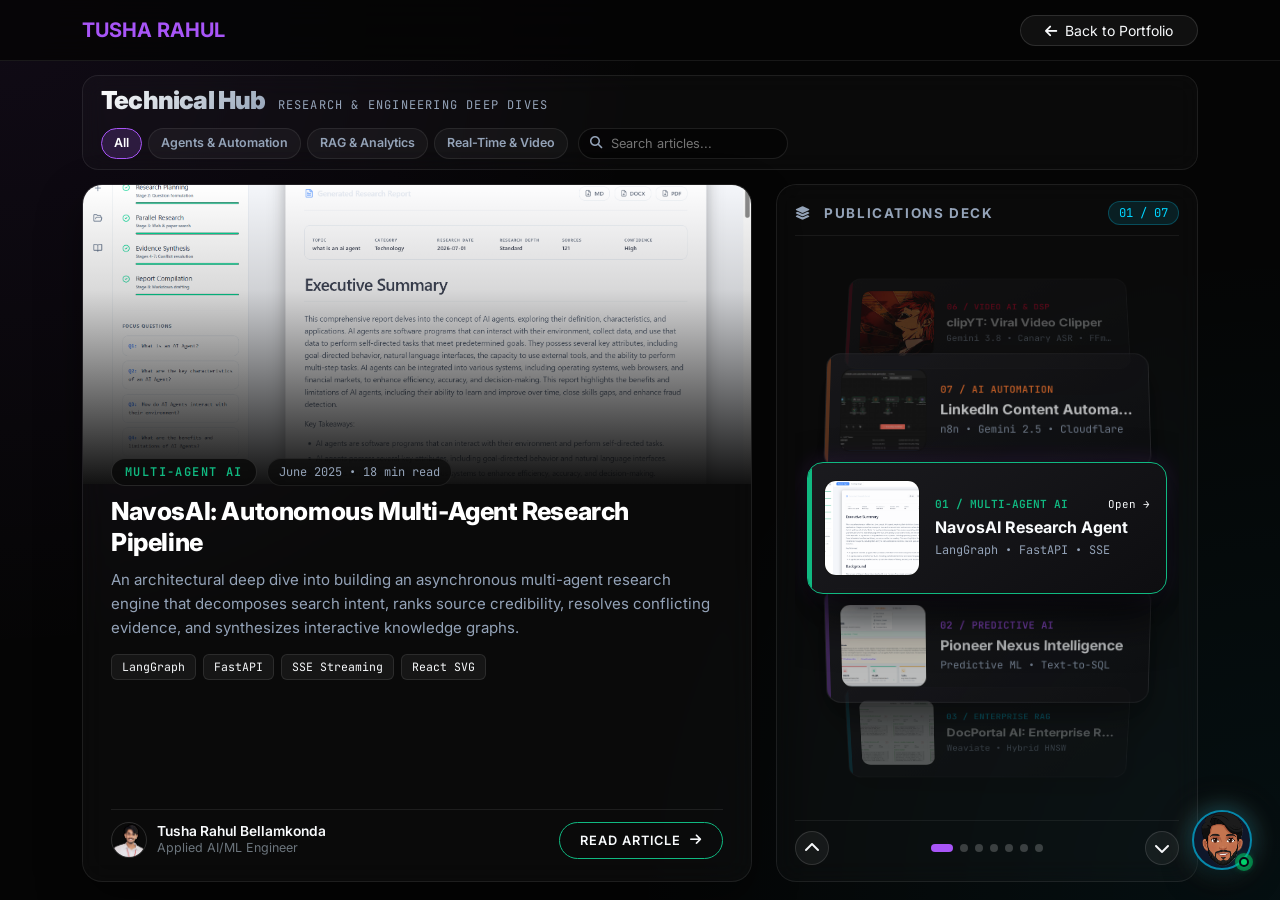
<file: articles.html>
<!DOCTYPE html>
<html lang="en">

<head>
    <meta charset="utf-8">
    <title>Technical Articles | Tusha Rahul</title>
    <meta name="viewport" content="width=device-width, initial-scale=1.0">
    <link rel="icon" type="image/x-icon" href="img/logo.png">

    <!-- Google Fonts -->
    <link
        href="https://fonts.googleapis.com/css2?family=Inter:wght@300;400;500;600;700;800;900&family=JetBrains+Mono:wght@300;400;500;600&display=swap"
        rel="stylesheet">

    <!-- Font Awesome -->
    <link href="https://cdnjs.cloudflare.com/ajax/libs/font-awesome/6.4.0/css/all.min.css" rel="stylesheet">

    <!-- Bootstrap CSS -->
    <link href="https://cdn.jsdelivr.net/npm/bootstrap@5.3.3/dist/css/bootstrap.min.css" rel="stylesheet">
    <!-- Chatbot Stylesheet -->
    <link rel="stylesheet" href="css/chatbot.css">

    <style>
        :root {
            --primary-bg: #050505;
            --secondary-bg: #0a0a0a;
            --text-primary: #f8fafc;
            --text-secondary: #94a3b8;
            --accent-purple: #a855f7;
            --accent-cyan: #00d4ff;
            --accent-orange: #ff7a30;
            --card-bg: rgba(255, 255, 255, 0.025);
            --card-border: rgba(255, 255, 255, 0.08);
            --transition: all 0.35s cubic-bezier(0.22, 1, 0.36, 1);
            --border-radius: 20px;
        }

        html,
        body {
            height: 100vh;
            max-height: 100vh;
            overflow: hidden;
            margin: 0;
            padding: 0;
            scroll-behavior: smooth;
        }

        body {
            font-family: 'Inter', sans-serif;
            color: var(--text-primary);
            background-color: var(--primary-bg);
            background-image:
                radial-gradient(circle at 0% 0%, rgba(168, 85, 247, 0.07) 0%, transparent 42%),
                radial-gradient(circle at 100% 100%, rgba(0, 212, 255, 0.05) 0%, transparent 42%);
            display: flex;
            flex-direction: column;
        }

        /* Compact Top Navbar */
        .navbar {
            background-color: rgba(5, 5, 5, 0.85);
            -webkit-backdrop-filter: blur(20px);
            backdrop-filter: blur(20px);
            border-bottom: 1px solid var(--card-border);
            padding: 10px 0;
            flex-shrink: 0;
            z-index: 100;
        }

        .nav-btn {
            background: rgba(255, 255, 255, 0.05);
            border: 1px solid rgba(255, 255, 255, 0.12);
            color: var(--text-primary);
            transition: var(--transition);
        }

        .nav-btn:hover {
            background: rgba(255, 255, 255, 0.12);
            border-color: rgba(255, 255, 255, 0.25);
            color: #ffffff;
            transform: translateY(-1px);
        }

        /* Single-Screen Workspace Container */
        .hub-viewport {
            flex: 1;
            display: flex;
            flex-direction: column;
            min-height: 0;
            padding-top: 14px;
            padding-bottom: 18px;
        }

        /* Compact Header + Filter Strip */
        .hub-topbar {
            display: flex;
            justify-content: space-between;
            align-items: center;
            flex-wrap: wrap;
            gap: 12px;
            margin-bottom: 14px;
            padding: 10px 18px;
            background: var(--card-bg);
            border: 1px solid var(--card-border);
            border-radius: 16px;
            backdrop-filter: blur(12px);
            flex-shrink: 0;
        }

        .hub-title-group {
            display: flex;
            align-items: baseline;
            gap: 12px;
        }

        .page-title {
            font-size: 1.55rem;
            font-weight: 900;
            margin: 0;
            letter-spacing: -0.8px;
            background: linear-gradient(135deg, #fff 0%, #94a3b8 100%);
            -webkit-background-clip: text;
            -webkit-text-fill-color: transparent;
        }

        .page-subtitle {
            font-family: 'JetBrains Mono', monospace;
            color: var(--text-secondary);
            font-size: 0.75rem;
            text-transform: uppercase;
            letter-spacing: 1.2px;
        }

        .hub-controls-right {
            display: flex;
            align-items: center;
            gap: 10px;
            flex-wrap: wrap;
        }

        .filter-pills {
            display: flex;
            gap: 6px;
            flex-wrap: wrap;
        }

        .filter-pill {
            background: rgba(255, 255, 255, 0.04);
            border: 1px solid rgba(255, 255, 255, 0.08);
            color: var(--text-secondary);
            font-size: 0.78rem;
            font-weight: 600;
            padding: 5px 12px;
            border-radius: 50px;
            cursor: pointer;
            transition: var(--transition);
        }

        .filter-pill:hover {
            color: #fff;
            border-color: rgba(255, 255, 255, 0.22);
        }

        .filter-pill.active {
            background: rgba(168, 85, 247, 0.18);
            border-color: var(--accent-purple);
            color: #fff;
        }

        .hub-search-wrap {
            position: relative;
            width: 210px;
        }

        .hub-search-wrap i {
            position: absolute;
            left: 12px;
            top: 50%;
            transform: translateY(-50%);
            color: var(--text-secondary);
            font-size: 0.78rem;
        }

        .hub-search-input {
            width: 100%;
            background: rgba(0, 0, 0, 0.45);
            border: 1px solid rgba(255, 255, 255, 0.1);
            border-radius: 50px;
            padding: 5px 12px 5px 32px;
            color: var(--text-primary);
            font-size: 0.8rem;
            outline: none;
            transition: var(--transition);
        }

        .hub-search-input:focus {
            border-color: var(--accent-cyan);
        }

        /* Main Two-Column Grid Filling Remaining Height */
        .hub-split-grid {
            flex: 1;
            min-height: 0;
            display: grid;
            grid-template-columns: 1.35fr 0.85fr;
            gap: 24px;
            align-items: stretch;
        }

        /* LEFT PANE: Featured Article Card */
        .featured-article {
            background: var(--card-bg);
            border: 1px solid var(--card-border);
            border-radius: var(--border-radius);
            overflow: hidden;
            transition: var(--transition);
            cursor: pointer;
            height: 100%;
            box-shadow: 0 18px 45px rgba(0, 0, 0, 0.4);
            display: flex;
            flex-direction: column;
            backdrop-filter: blur(14px);
        }

        .featured-article:hover {
            border-color: var(--card-accent, var(--accent-purple));
            box-shadow: 0 22px 55px rgba(0, 0, 0, 0.55);
        }

        #featured-content {
            display: flex;
            flex-direction: column;
            height: 100%;
            transition: opacity 0.18s ease, transform 0.18s ease;
        }

        #featured-content.fade-out {
            opacity: 0;
            transform: translateY(6px);
        }

        .featured-img-wrapper {
            width: 100%;
            flex: 0 0 43%;
            min-height: 170px;
            overflow: hidden;
            position: relative;
        }

        .featured-img-wrapper::after {
            content: '';
            position: absolute;
            inset: 0;
            background: linear-gradient(to top, rgba(5, 5, 5, 0.95) 0%, rgba(5, 5, 5, 0.15) 65%, transparent 100%);
            z-index: 1;
        }

        .featured-img {
            width: 100%;
            height: 100%;
            object-fit: cover;
            transition: transform 0.5s ease;
        }

        .featured-article:hover .featured-img {
            transform: scale(1.03);
        }

        .featured-content-body {
            padding: 22px 28px 22px;
            flex: 1;
            display: flex;
            flex-direction: column;
            position: relative;
            z-index: 2;
            margin-top: -48px;
            min-height: 0;
        }

        .featured-meta-row {
            display: flex;
            align-items: center;
            gap: 10px;
            margin-bottom: 10px;
        }

        .category-tag {
            font-family: 'JetBrains Mono', monospace;
            font-size: 0.75rem;
            font-weight: 600;
            text-transform: uppercase;
            letter-spacing: 1.4px;
            background: rgba(10, 10, 10, 0.88);
            padding: 4px 13px;
            border-radius: 50px;
            border: 1px solid rgba(255, 255, 255, 0.12);
        }

        .read-time-pill {
            font-family: 'JetBrains Mono', monospace;
            font-size: 0.75rem;
            color: var(--text-secondary);
            background: rgba(10, 10, 10, 0.75);
            padding: 4px 11px;
            border-radius: 50px;
            border: 1px solid rgba(255, 255, 255, 0.08);
        }

        .featured-title {
            font-size: 1.55rem;
            font-weight: 800;
            margin-bottom: 10px;
            line-height: 1.25;
            color: #ffffff;
            letter-spacing: -0.4px;
        }

        .featured-excerpt {
            color: var(--text-secondary);
            font-size: 0.94rem;
            margin-bottom: 14px;
            line-height: 1.6;
            overflow-y: auto;
            padding-right: 6px;
        }

        .featured-tech-row {
            display: flex;
            flex-wrap: wrap;
            gap: 7px;
            margin-bottom: 14px;
        }

        .featured-tech-pill {
            font-family: 'JetBrains Mono', monospace;
            font-size: 0.72rem;
            padding: 3px 10px;
            border-radius: 6px;
            background: rgba(255, 255, 255, 0.05);
            color: var(--text-primary);
            border: 1px solid rgba(255, 255, 255, 0.09);
        }

        .card-footer-flex {
            display: flex;
            justify-content: space-between;
            align-items: center;
            padding-top: 12px;
            border-top: 1px solid var(--card-border);
            margin-top: auto;
        }

        .author-meta {
            display: flex;
            align-items: center;
            gap: 10px;
        }

        .author-avatar {
            width: 36px;
            height: 36px;
            border-radius: 50%;
            object-fit: cover;
            border: 1.5px solid rgba(255, 255, 255, 0.14);
        }

        .author-name {
            font-weight: 600;
            font-size: 0.86rem;
            color: var(--text-primary);
            line-height: 1.2;
        }

        .read-article-btn {
            display: inline-flex;
            align-items: center;
            gap: 9px;
            padding: 8px 20px;
            background: transparent;
            border: 1.8px solid var(--card-accent, var(--accent-purple));
            color: var(--text-primary);
            text-decoration: none;
            font-weight: 600;
            text-transform: uppercase;
            letter-spacing: 0.9px;
            font-size: 0.8rem;
            border-radius: 50px;
            transition: var(--transition);
        }

        .featured-article:hover .read-article-btn {
            background: var(--card-accent, var(--accent-purple));
            color: #000;
            box-shadow: 0 8px 20px rgba(0, 0, 0, 0.35);
        }

        /* RIGHT PANE: Vertically Scrollable 3D Stacked Card Carousel */
        .vertical-deck-pane {
            background: var(--card-bg);
            border: 1px solid var(--card-border);
            border-radius: var(--border-radius);
            padding: 16px 18px;
            display: flex;
            flex-direction: column;
            height: 100%;
            min-height: 0;
            overflow: hidden;
            backdrop-filter: blur(12px);
        }

        .deck-pane-header {
            display: flex;
            justify-content: space-between;
            align-items: center;
            padding-bottom: 10px;
            border-bottom: 1px solid rgba(255, 255, 255, 0.06);
            flex-shrink: 0;
        }

        .sidebar-title {
            font-size: 0.84rem;
            font-weight: 700;
            margin: 0;
            color: var(--text-secondary);
            text-transform: uppercase;
            letter-spacing: 1.6px;
        }

        .deck-counter-badge {
            font-family: 'JetBrains Mono', monospace;
            font-size: 0.76rem;
            color: var(--accent-cyan);
            background: rgba(0, 212, 255, 0.1);
            border: 1px solid rgba(0, 212, 255, 0.25);
            padding: 2px 10px;
            border-radius: 20px;
        }

        /* 3D Vertical Carousel Stage */
        .vertical-carousel-stage {
            position: relative;
            flex: 1;
            width: 100%;
            min-height: 0;
            display: flex;
            align-items: center;
            justify-content: center;
            perspective: 1100px;
            overflow: hidden;
            cursor: ns-resize;
            user-select: none;
        }

        .v-stacked-card {
            position: absolute;
            width: 94%;
            height: 132px;
            background: linear-gradient(145deg, rgba(28, 28, 32, 0.96) 0%, rgba(14, 14, 17, 0.98) 100%);
            border: 1px solid rgba(255, 255, 255, 0.09);
            border-radius: 16px;
            padding: 14px 16px;
            display: flex;
            align-items: center;
            gap: 15px;
            box-shadow: 0 16px 38px rgba(0, 0, 0, 0.65);
            transition: transform 0.42s cubic-bezier(0.22, 1, 0.36, 1),
                opacity 0.42s ease,
                border-color 0.3s ease,
                box-shadow 0.3s ease;
            cursor: pointer;
            overflow: hidden;
        }

        .v-stacked-card::before {
            content: '';
            position: absolute;
            left: 0;
            top: 0;
            bottom: 0;
            width: 4px;
            background: var(--card-accent, var(--accent-purple));
            opacity: 0.4;
            transition: opacity 0.3s ease;
        }

        .v-stacked-card.active {
            border-color: var(--card-accent, var(--accent-purple));
            box-shadow: 0 22px 48px rgba(0, 0, 0, 0.8), 0 0 24px rgba(168, 85, 247, 0.16);
        }

        .v-stacked-card.active::before {
            opacity: 1;
        }

        .v-card-thumb {
            width: 96px;
            height: 96px;
            border-radius: 12px;
            overflow: hidden;
            flex-shrink: 0;
            border: 1px solid rgba(255, 255, 255, 0.08);
            background: #000;
        }

        .v-card-thumb img {
            width: 100%;
            height: 100%;
            object-fit: cover;
        }

        .v-card-info {
            flex: 1;
            min-width: 0;
            display: flex;
            flex-direction: column;
            justify-content: center;
        }

        .v-card-top-meta {
            display: flex;
            justify-content: space-between;
            align-items: center;
            margin-bottom: 4px;
        }

        .v-card-num {
            font-family: 'JetBrains Mono', monospace;
            font-size: 0.7rem;
            font-weight: 600;
            color: var(--card-accent, var(--accent-purple));
            text-transform: uppercase;
        }

        .v-card-open-hint {
            font-family: 'JetBrains Mono', monospace;
            font-size: 0.68rem;
            color: var(--text-secondary);
            opacity: 0;
            transition: opacity 0.25s ease;
        }

        .v-stacked-card.active .v-card-open-hint {
            opacity: 1;
            color: var(--text-primary);
        }

        .v-card-title {
            font-size: 1rem;
            font-weight: 700;
            color: var(--text-primary);
            margin: 0 0 5px 0;
            line-height: 1.3;
            white-space: nowrap;
            overflow: hidden;
            text-overflow: ellipsis;
        }

        .v-card-sub {
            font-family: 'JetBrains Mono', monospace;
            font-size: 0.74rem;
            color: var(--text-secondary);
            white-space: nowrap;
            overflow: hidden;
            text-overflow: ellipsis;
        }

        /* Bottom Vertical Controls Bar */
        .v-deck-controls {
            display: flex;
            justify-content: space-between;
            align-items: center;
            padding-top: 10px;
            border-top: 1px solid rgba(255, 255, 255, 0.06);
            flex-shrink: 0;
        }

        .v-nav-btn {
            width: 34px;
            height: 34px;
            border-radius: 50%;
            background: rgba(255, 255, 255, 0.05);
            border: 1px solid rgba(255, 255, 255, 0.12);
            color: var(--text-primary);
            display: inline-flex;
            align-items: center;
            justify-content: center;
            cursor: pointer;
            transition: var(--transition);
        }

        .v-nav-btn:hover {
            background: var(--accent-purple);
            border-color: var(--accent-purple);
            color: #000;
        }

        .v-dots {
            display: flex;
            align-items: center;
            gap: 7px;
        }

        .v-dot {
            width: 8px;
            height: 8px;
            border-radius: 50%;
            background: rgba(255, 255, 255, 0.2);
            border: none;
            padding: 0;
            cursor: pointer;
            transition: var(--transition);
        }

        .v-dot.active {
            width: 22px;
            border-radius: 10px;
            background: var(--accent-purple);
        }

        .theme-navosai {
            --card-accent: #10b981;
        }

        .theme-nexus {
            --card-accent: #a855f7;
        }

        .theme-docportal {
            --card-accent: #00d4ff;
        }

        .theme-n8n {
            --card-accent: #ff7a30;
        }

        .theme-ideate {
            --card-accent: #8b5cf6;
        }

        .theme-outreach {
            --card-accent: #ff6d5a;
        }

        .theme-clipyt {
            --card-accent: #ff0033;
        }

        /* Mobile Fallback (< 992px allows scrolling cleanly) */
        @media (max-width: 991px) {

            html,
            body {
                height: auto;
                max-height: none;
                overflow-y: auto;
            }

            .hub-split-grid {
                grid-template-columns: 1fr;
            }

            .vertical-carousel-stage {
                height: 380px;
                flex: none;
            }

            .featured-img-wrapper {
                height: 220px;
                flex: none;
            }
        }
    </style>
</head>

<body>
    <!-- Fixed Compact Navbar -->
    <nav class="navbar navbar-expand-lg navbar-dark">
        <div class="container">
            <a class="navbar-brand fw-bold" style="color: var(--accent-purple);" href="index.html">TUSHA RAHUL</a>
            <div class="ms-auto">
                <a href="index.html#articles" class="btn btn-sm rounded-pill px-4 nav-btn">
                    <i class="fas fa-arrow-left me-1"></i> Back to Portfolio
                </a>
            </div>
        </div>
    </nav>

    <!-- Single-Screen Workspace -->
    <main class="container hub-viewport">
        <!-- Top Filter & Search Bar -->
        <div class="hub-topbar">
            <div class="hub-title-group">
                <h1 class="page-title">Technical Hub</h1>
                <span class="page-subtitle d-none d-md-inline">Research &amp; Engineering Deep Dives</span>
            </div>

            <div class="hub-controls-right">
                <div class="filter-pills" id="filterPills">
                    <button type="button" class="filter-pill active" data-filter="all">All</button>
                    <button type="button" class="filter-pill" data-filter="agents">Agents &amp; Automation</button>
                    <button type="button" class="filter-pill" data-filter="rag">RAG &amp; Analytics</button>
                    <button type="button" class="filter-pill" data-filter="realtime">Real-Time &amp; Video</button>
                </div>
                <div class="hub-search-wrap">
                    <i class="fas fa-search"></i>
                    <input type="text" id="articleSearchInput" class="hub-search-input"
                        placeholder="Search articles...">
                </div>
            </div>
        </div>

        <!-- Two-Column Split View -->
        <div class="hub-split-grid">
            <!-- LEFT: Full Featured Article Preview -->
            <article class="featured-article theme-navosai" id="featured-article" onclick="openCurrentArticle()">
                <div id="featured-content">
                    <div class="featured-img-wrapper">
                        <img src="img/navosai-research-report.png" alt="Featured Article"
                            onerror="this.src='img/hero-bg.jpg'" class="featured-img" id="main-img">
                    </div>
                    <div class="featured-content-body">
                        <div class="featured-meta-row">
                            <span class="category-tag" id="main-tag" style="color: #10b981;">Multi-Agent AI</span>
                            <span class="read-time-pill" id="main-meta">June 2025 &bull; 18 min read</span>
                        </div>
                        <h2 class="featured-title" id="main-title">NavosAI: Autonomous Multi-Agent Research Pipeline
                        </h2>
                        <p class="featured-excerpt" id="main-excerpt">
                            An architectural deep dive into building an asynchronous multi-agent research engine that
                            decomposes search intent, ranks source credibility, resolves conflicting evidence, and
                            synthesizes interactive knowledge graphs.
                        </p>
                        <div class="featured-tech-row" id="main-tech"></div>
                        <div class="card-footer-flex">
                            <div class="author-meta">
                                <img src="img/logo.png" alt="Tusha Rahul" class="author-avatar">
                                <div>
                                    <div class="author-name">Tusha Rahul Bellamkonda</div>
                                    <div class="text-secondary" style="font-size: 0.78rem;">Applied AI/ML Engineer</div>
                                </div>
                            </div>
                            <a href="articles/navosai-article.html" class="read-article-btn" id="main-link"
                                onclick="event.stopPropagation()">
                                Read Article <i class="fas fa-arrow-right"></i>
                            </a>
                        </div>
                    </div>
                </div>
            </article>

            <!-- RIGHT: Vertically Scrollable 3D Stacked Carousel -->
            <aside class="vertical-deck-pane">
                <div class="deck-pane-header">
                    <h2 class="sidebar-title"><i class="fas fa-layer-group me-2"></i> Publications Deck</h2>
                    <span class="deck-counter-badge" id="deckCounter">01 / 07</span>
                </div>

                <div class="vertical-carousel-stage" id="verticalDeckStage" tabindex="0"
                    aria-label="Scrollable articles deck">
                    <!-- Vertically stacked cards injected dynamically -->
                </div>

                <div class="v-deck-controls">
                    <button type="button" class="v-nav-btn" id="vPrevBtn" aria-label="Previous Article"
                        title="Previous (Up Arrow)">
                        <i class="fas fa-chevron-up"></i>
                    </button>
                    <div class="v-dots" id="vDots"></div>
                    <button type="button" class="v-nav-btn" id="vNextBtn" aria-label="Next Article"
                        title="Next (Down Arrow)">
                        <i class="fas fa-chevron-down"></i>
                    </button>
                </div>
            </aside>
        </div>
    </main>

    <script>
        const articles = [
            {
                id: 'navosai',
                category: 'agents',
                tag: 'Multi-Agent AI',
                meta: 'June 2025 • 18 min read',
                title: 'NavosAI: Autonomous Multi-Agent Research Pipeline',
                shortTitle: 'NavosAI Research Agent',
                subtitle: 'LangGraph • FastAPI • SSE',
                excerpt: 'An architectural deep dive into building an asynchronous multi-agent research engine that decomposes search intent, ranks source credibility, resolves conflicting evidence, and synthesizes interactive knowledge graphs.',
                img: 'img/navosai-research-report.png',
                fallbackImg: 'img/hero-bg.jpg',
                link: 'articles/navosai-article.html',
                theme: 'theme-navosai',
                color: '#10b981',
                tech: ['LangGraph', 'FastAPI', 'SSE Streaming', 'React SVG']
            },
            {
                id: 'nexus',
                category: 'rag',
                tag: 'Predictive AI',
                meta: 'March 2025 • 12 min read',
                title: 'Pioneer Nexus: Transforming Pharmaceutical Intelligence',
                shortTitle: 'Pioneer Nexus Intelligence',
                subtitle: 'Predictive ML • Text-to-SQL',
                excerpt: 'Building an end-to-end pharmaceutical analytics platform combining ML-based sales forecasting, demand-expiry matching, and a natural-language Text-to-SQL copilot over PostgreSQL.',
                img: 'img/pioneer-nexus-pred-analytics-cover.png',
                fallbackImg: 'img/hero-bg.jpg',
                link: 'articles/pioneer-nexus-article.html',
                theme: 'theme-nexus',
                color: '#a855f7',
                tech: ['PostgreSQL', 'FastAPI', 'Gemini 2.5', 'Meta Prophet']
            },
            {
                id: 'docportal',
                category: 'rag',
                tag: 'Enterprise RAG',
                meta: 'April 2025 • 15 min read',
                title: 'DocPortal AI: Multi-Tenant Document Intelligence',
                shortTitle: 'DocPortal AI: Enterprise RAG',
                subtitle: 'Weaviate • Hybrid HNSW',
                excerpt: 'Architecting a secure, multi-tenant RAG platform enabling cross-document querying with hybrid HNSW vector search, async ingestion pipelines, and multi-LLM orchestration.',
                img: 'img/docportal-projects-page.png',
                fallbackImg: 'img/hero-bg.jpg',
                link: 'articles/docportal-article.html',
                theme: 'theme-docportal',
                color: '#00d4ff',
                tech: ['Weaviate', 'FastAPI', 'React', 'Hybrid Search']
            },
            {
                id: 'ideate',
                category: 'realtime',
                tag: 'Embedded AI Teammate',
                meta: 'June 2025 • 14 min read',
                title: 'Ideate: Real-Time Idea Incubation with Embedded AI',
                shortTitle: 'Ideate: AI Collaboration',
                subtitle: 'Supabase • NVIDIA NIM 550B',
                excerpt: 'Turning early brainstorms into execution-ready ventures using React 18, Supabase Realtime, rolling semantic memory, private OTR drawers, and NVIDIA NIM streaming.',
                img: 'https://raw.githubusercontent.com/Rahul6158/Ideate/main/ideate-screenshots/collaborative-idea-space.png',
                fallbackImg: 'img/hero-bg.jpg',
                link: 'articles/ideate-article.html',
                theme: 'theme-ideate',
                color: '#8b5cf6',
                tech: ['React 18', 'Supabase', 'NVIDIA NIM', 'SSE']
            },
            {
                id: 'outreach',
                category: 'agents',
                tag: 'Agentic Automation',
                meta: 'July 2025 • 11 min read',
                title: 'Autonomous AI Cold Outreach Agent',
                shortTitle: 'AI Cold Outreach Agent',
                subtitle: 'n8n • Ollama LLaMA 3.2',
                excerpt: 'End-to-end automated cold email pipeline combining zero-cost local Ollama inference, live Tavily corporate intelligence, Gmail dispatch, and real-time WhatsApp delivery alerts.',
                img: 'https://raw.githubusercontent.com/Rahul6158/n8n-ai-cold-outreach-agent/main/screenshots/workflow-scrreenshot.jpeg',
                fallbackImg: 'img/n8n-linkedin-post-generator.png',
                link: 'articles/cold-outreach-agent.html',
                theme: 'theme-outreach',
                color: '#ff6d5a',
                tech: ['n8n', 'Ollama', 'Tavily API', 'WhatsApp']
            },
            {
                id: 'clipyt',
                category: 'realtime',
                tag: 'Video AI & DSP',
                meta: 'August 2025 • 12 min read',
                title: 'clipYT: Standalone AI Viral Shorts & Reels Clipper',
                shortTitle: 'clipYT: Viral Video Clipper',
                subtitle: 'Gemini 3.8 • Canary ASR • FFmpeg',
                excerpt: 'Solving the widescreen peephole problem and subtitle clipping with dual-layer blurred backdrops, word-burst caption chunking, and NVIDIA Canary speech-to-text.',
                img: 'img/hero-bg.jpg',
                fallbackImg: 'img/hero-bg.jpg',
                link: 'articles/clipyt-article.html',
                theme: 'theme-clipyt',
                color: '#ff0033',
                tech: ['FastAPI', 'Gemini 3.8', 'Canary ASR', 'FFmpeg']
            },
            {
                id: 'n8n',
                category: 'agents',
                tag: 'AI Automation',
                meta: 'May 2025 • 10 min read',
                title: 'Autonomous AI LinkedIn Content Engine',
                shortTitle: 'LinkedIn Content Automation',
                subtitle: 'n8n • Gemini 2.5 • Cloudflare',
                excerpt: 'How I architected an end-to-end autonomous LinkedIn workflow combining market research, tone-matched copywriting, Cloudflare Workers SDXL visuals, and scheduled publishing.',
                img: 'img/n8n-linkedin-post-generator.png',
                fallbackImg: 'img/hero-bg.jpg',
                link: 'articles/linkedin-automation.html',
                theme: 'theme-n8n',
                color: '#ff7a30',
                tech: ['n8n', 'Gemini 2.5', 'Cloudflare Workers', 'Docker']
            }
        ];

        let activeFilter = 'all';
        let searchQuery = '';
        let activeIdx = 0;

        function getVisibleArticles() {
            return articles.filter(a => {
                const matchesCat = activeFilter === 'all' || a.category === activeFilter;
                const q = searchQuery.toLowerCase();
                const matchesSearch = !q ||
                    a.title.toLowerCase().includes(q) ||
                    a.excerpt.toLowerCase().includes(q) ||
                    a.tech.some(t => t.toLowerCase().includes(q));
                return matchesCat && matchesSearch;
            });
        }

        function buildDeckDOM() {
            const stage = document.getElementById('verticalDeckStage');
            const dotsEl = document.getElementById('vDots');
            const visible = getVisibleArticles();

            if (visible.length === 0) {
                stage.innerHTML = `<div class="text-secondary text-center px-3">No matching articles found.</div>`;
                dotsEl.innerHTML = '';
                document.getElementById('deckCounter').textContent = '00 / 00';
                return;
            }

            if (activeIdx >= visible.length) activeIdx = 0;

            stage.innerHTML = visible.map((item, idx) => `
                <div class="v-stacked-card ${item.theme}" data-idx="${idx}" onclick="handleVCardClick(${idx})">
                    <div class="v-card-thumb">
                        <img src="${item.img}" onerror="this.src='${item.fallbackImg}'" alt="${item.shortTitle}" loading="lazy">
                    </div>
                    <div class="v-card-info">
                        <div class="v-card-top-meta">
                            <span class="v-card-num">0${idx + 1} / ${item.tag}</span>
                            <span class="v-card-open-hint">Open &rarr;</span>
                        </div>
                        <h3 class="v-card-title">${item.shortTitle}</h3>
                        <div class="v-card-sub">${item.subtitle}</div>
                    </div>
                </div>
            `).join('');

            dotsEl.innerHTML = visible.map((_, idx) => `
                <button type="button" class="v-dot" data-idx="${idx}" onclick="selectVerticalCard(${idx})" aria-label="Article ${idx + 1}"></button>
            `).join('');

            updateVerticalPositions(true);
        }

        function updateVerticalPositions(instant = false) {
            const visible = getVisibleArticles();
            const total = visible.length;
            if (total === 0) return;

            const cards = document.querySelectorAll('#verticalDeckStage .v-stacked-card');
            const dots = document.querySelectorAll('#vDots .v-dot');

            cards.forEach((card, i) => {
                card.classList.remove('active');
                let diff = i - activeIdx;

                // Wrap-around support for smooth infinite vertical looping
                if (total > 2) {
                    if (diff > Math.floor(total / 2)) diff -= total;
                    if (diff < -Math.floor(total / 2)) diff += total;
                }

                if (diff === 0) {
                    card.classList.add('active');
                    card.style.transform = 'translateY(0px) scale(1) rotateX(0deg)';
                    card.style.zIndex = 20;
                    card.style.opacity = 1;
                    card.style.pointerEvents = 'auto';
                } else if (diff === 1) {
                    card.style.transform = 'translateY(118px) scale(0.9) rotateX(-10deg)';
                    card.style.zIndex = 12;
                    card.style.opacity = 0.72;
                    card.style.pointerEvents = 'auto';
                } else if (diff === -1) {
                    card.style.transform = 'translateY(-118px) scale(0.9) rotateX(10deg)';
                    card.style.zIndex = 12;
                    card.style.opacity = 0.72;
                    card.style.pointerEvents = 'auto';
                } else if (diff === 2) {
                    card.style.transform = 'translateY(205px) scale(0.78) rotateX(-18deg)';
                    card.style.zIndex = 5;
                    card.style.opacity = 0.3;
                    card.style.pointerEvents = 'auto';
                } else if (diff === -2) {
                    card.style.transform = 'translateY(-205px) scale(0.78) rotateX(18deg)';
                    card.style.zIndex = 5;
                    card.style.opacity = 0.3;
                    card.style.pointerEvents = 'auto';
                } else {
                    card.style.transform = 'translateY(0px) scale(0.65)';
                    card.style.zIndex = 1;
                    card.style.opacity = 0;
                    card.style.pointerEvents = 'none';
                }
            });

            dots.forEach((dot, i) => dot.classList.toggle('active', i === activeIdx));

            const pad = (n) => String(n).padStart(2, '0');
            document.getElementById('deckCounter').textContent = `${pad(activeIdx + 1)} / ${pad(total)}`;

            syncFeaturedArticle(visible[activeIdx], instant);
        }

        function syncFeaturedArticle(data, instant = false) {
            if (!data) return;
            const container = document.getElementById('featured-content');
            if (!instant) container.classList.add('fade-out');

            setTimeout(() => {
                const mainImg = document.getElementById('main-img');
                mainImg.onerror = () => { mainImg.src = data.fallbackImg; };
                mainImg.src = data.img;

                document.getElementById('main-tag').textContent = data.tag;
                document.getElementById('main-tag').style.color = data.color;
                document.getElementById('main-meta').textContent = data.meta;
                document.getElementById('main-title').textContent = data.title;
                document.getElementById('main-excerpt').textContent = data.excerpt;
                document.getElementById('main-link').href = data.link;
                document.getElementById('main-tech').innerHTML = data.tech
                    .map(t => `<span class="featured-tech-pill">${t}</span>`)
                    .join('');

                document.getElementById('featured-article').className = 'featured-article ' + data.theme;
                container.classList.remove('fade-out');
            }, instant ? 0 : 140);
        }

        function selectVerticalCard(idx) {
            const total = getVisibleArticles().length;
            if (total === 0) return;
            activeIdx = (idx + total) % total;
            updateVerticalPositions(false);
        }

        function handleVCardClick(idx) {
            if (idx === activeIdx) {
                openCurrentArticle();
            } else {
                selectVerticalCard(idx);
            }
        }

        function openCurrentArticle() {
            const visible = getVisibleArticles();
            if (visible[activeIdx]) {
                window.location.href = visible[activeIdx].link;
            }
        }

        // Prev / Next Buttons
        document.getElementById('vPrevBtn').addEventListener('click', () => selectVerticalCard(activeIdx - 1));
        document.getElementById('vNextBtn').addEventListener('click', () => selectVerticalCard(activeIdx + 1));

        // Vertical Mouse Wheel Scrolling on Right Deck with inertia suppression
        const deckStage = document.getElementById('verticalDeckStage');
        let wheelCooldown = false;
        let vWheelTimer = null;
        let vAccumulatedDelta = 0;
        const V_WHEEL_THRESHOLD = 35;
        const V_WHEEL_COOLDOWN = 600;

        deckStage.addEventListener('wheel', (e) => {
            e.preventDefault();
            e.stopPropagation();
            const delta = e.deltaY;
            if (Math.abs(delta) < 4) return;

            vAccumulatedDelta += delta;

            if (wheelCooldown) {
                // Absorb trailing momentum events
                clearTimeout(vWheelTimer);
                vWheelTimer = setTimeout(() => {
                    wheelCooldown = false;
                    vAccumulatedDelta = 0;
                }, 140);
                return;
            }

            if (Math.abs(vAccumulatedDelta) >= V_WHEEL_THRESHOLD) {
                wheelCooldown = true;
                const dir = vAccumulatedDelta > 0 ? 1 : -1;
                vAccumulatedDelta = 0;
                selectVerticalCard(activeIdx + dir);

                clearTimeout(vWheelTimer);
                vWheelTimer = setTimeout(() => {
                    wheelCooldown = false;
                    vAccumulatedDelta = 0;
                }, V_WHEEL_COOLDOWN);
            }
        }, { passive: false });

        // Vertical Touch Swipe on Right Deck
        let touchStartY = 0;
        deckStage.addEventListener('touchstart', (e) => {
            touchStartY = e.changedTouches[0].screenY;
        }, { passive: true });
        deckStage.addEventListener('touchend', (e) => {
            const diffY = touchStartY - e.changedTouches[0].screenY;
            if (Math.abs(diffY) > 35) {
                selectVerticalCard(diffY > 0 ? activeIdx + 1 : activeIdx - 1);
            }
        }, { passive: true });

        // Keyboard Up/Down Navigation
        document.addEventListener('keydown', (e) => {
            if (document.activeElement.tagName === 'INPUT') return;
            if (e.key === 'ArrowDown') {
                e.preventDefault();
                selectVerticalCard(activeIdx + 1);
            } else if (e.key === 'ArrowUp') {
                e.preventDefault();
                selectVerticalCard(activeIdx - 1);
            } else if (e.key === 'Enter') {
                openCurrentArticle();
            }
        });

        // Category Filters
        document.querySelectorAll('.filter-pill').forEach(btn => {
            btn.addEventListener('click', () => {
                document.querySelectorAll('.filter-pill').forEach(b => b.classList.remove('active'));
                btn.classList.add('active');
                activeFilter = btn.dataset.filter;
                activeIdx = 0;
                buildDeckDOM();
            });
        });

        // Search Filter
        document.getElementById('articleSearchInput').addEventListener('input', (e) => {
            searchQuery = e.target.value.trim();
            activeIdx = 0;
            buildDeckDOM();
        });

        // Initial Render
        buildDeckDOM();
    </script>

    <!-- AI Portfolio Chatbot Floating Widget -->
    <div class="rahul-chatbot-wrapper" id="rahulChatbotWrapper">
        <!-- Floating Avatar Launcher -->
        <button id="chatbotTrigger" class="chatbot-trigger-avatar-btn" aria-label="Open Chat with RahulAI" title="Chat with RahulAI">
            <div class="chatbot-trigger-avatar-wrap">
                <img src="img/tusha-avatar.png" alt="RahulAI" class="chatbot-trigger-avatar-img" onerror="this.src='img/profile.jpeg'">
                <span class="chatbot-trigger-beacon">
                    <span class="chatbot-trigger-ping"></span>
                    <span class="chatbot-trigger-dot"></span>
                </span>
            </div>
        </button>

        <!-- Sereno-Inspired Smartphone Device Chatbot Window -->
        <div id="chatbotWindow" class="chatbot-window phone-chassis" style="display: none;" aria-hidden="true">
            <!-- Modern Corner Drag Resize Grip -->
            <div class="chatbot-resize-grip" id="chatbotResizeCorner" title="Drag to adjust window size">
                <svg width="12" height="12" viewBox="0 0 12 12" fill="none">
                    <line x1="11" y1="1" x2="1" y2="11" stroke="currentColor" stroke-width="1.5" stroke-linecap="round"/>
                    <line x1="11" y1="6" x2="6" y2="11" stroke="currentColor" stroke-width="1.5" stroke-linecap="round"/>
                </svg>
            </div>

            <!-- Outer Metallic Bezel Glow & Frame -->
            <div class="phone-inner-screen">
                <!-- Top Architectural Header: Avatar -> Name -> Online -->
                <div class="phone-app-header" id="chatbotHeader" title="Double click to expand / restore">
                    <div class="phone-header-identity">
                        <div class="header-avatar-squircle">
                            <img src="img/tusha-avatar.png" alt="RahulAI" onerror="this.src='img/profile.jpeg'">
                        </div>
                        <span class="phone-header-title">RahulAI</span>
                        <span class="header-online-status">
                            <span class="online-pulse-dot"></span>Online
                        </span>
                    </div>

                    <div class="phone-header-actions right">
                        <button type="button" id="chatbotClearBtn" class="phone-icon-btn" title="Reset Conversation" aria-label="Reset chat">
                            <i class="fas fa-rotate-right"></i>
                        </button>
                        <button type="button" id="chatbotSizeBtn" class="phone-icon-btn" title="Expand / Restore window" aria-label="Toggle size">
                            <i class="fas fa-expand" id="chatbotSizeIcon"></i>
                        </button>
                        <button type="button" id="chatbotCloseBtn" class="phone-icon-btn close-btn" title="Close" aria-label="Close chat">
                            <i class="fas fa-times"></i>
                        </button>
                    </div>
                </div>

                <!-- Messages & Content Scrollable Area -->
                <div class="phone-scroll-body" id="chatbotMessages">
                    <!-- Messages stream populated by js/chatbot.js -->
                    <div class="phone-messages-stream" id="phoneMessagesStream"></div>
                </div>

                <!-- Floating Bottom Dock (Sereno Style ⌘ Talk to me) -->
                <div class="phone-bottom-dock">
                    <form id="chatbotForm" class="phone-input-capsule" autocomplete="off">
                        <div class="phone-input-cmd-icon" title="Command">
                            <span class="cmd-symbol">&#8984;</span>
                        </div>
                        <input type="text" id="chatbotInput" class="phone-input-field" placeholder="Ask about my work, background, or stack..." maxlength="500" required>
                        <button type="submit" id="chatbotSendBtn" class="phone-send-action-btn" aria-label="Send message" title="Send">
                            <div class="soundwave-bars">
                                <span></span><span></span><span></span><span></span>
                            </div>
                            <i class="fas fa-arrow-up send-arrow-icon"></i>
                        </button>
                    </form>
                    <!-- Home Indicator Bar -->
                    <div class="phone-home-indicator"></div>
                </div>
            </div>
        </div>
    </div>

    <!-- Chatbot Script -->
    <script src="js/chatbot.js"></script>
</body>

</html>
</file>
<file: css/chatbot.css>
/* ==========================================================================
   Tusha Rahul Portfolio - Sereno Smartphone AI Twin Chatbot Stylesheet
   Designed with Apple-grade smartphone device chassis, avatar launcher,
   cosmic glassmorphism, floating Sereno-style capsule dock, and proper placement.
   ========================================================================== */

:root {
    --chat-phone-w: 430px;
    --chat-phone-h: 600px;
    --chat-accent-orange: #ff6b35;
    --chat-accent-cyan: #00d4ff;
    --chat-accent-blue: #3b82f6;
    --chat-bg-phone: #070a14;
    --chat-frame-border: rgba(255, 255, 255, 0.16);
    --chat-frame-border-glow: rgba(0, 212, 255, 0.28);
    --chat-glass-bubble: rgba(18, 25, 42, 0.72);
    --chat-text-primary: #f8fafc;
    --chat-text-secondary: #94a3b8;
    --chat-text-muted: #64748b;
    --chat-font-mono: 'JetBrains Mono', monospace;
    --chat-font-sans: 'Plus Jakarta Sans', 'Inter', -apple-system, BlinkMacSystemFont, "Segoe UI", Roboto, sans-serif;
}

/* ------------------------------------------------------------
   Chatbot Launcher Wrapper (Fixed Position Bottom Right)
   ------------------------------------------------------------ */
.rahul-chatbot-wrapper {
    position: fixed;
    bottom: 24px;
    right: 28px;
    z-index: 99999;
    font-family: var(--chat-font-sans);
    letter-spacing: -0.01em;
}

/* ------------------------------------------------------------
   Floating Avatar Launcher Button (When closed)
   ------------------------------------------------------------ */
.chatbot-trigger-avatar-btn {
    position: relative;
    width: 60px;
    height: 60px;
    border-radius: 50%;
    padding: 0;
    background: transparent;
    border: none;
    cursor: pointer;
    outline: none;
    user-select: none;
    transition: transform 0.28s cubic-bezier(0.16, 1, 0.3, 1), box-shadow 0.28s ease;
    display: inline-flex;
    align-items: center;
    justify-content: center;
}

.chatbot-trigger-avatar-wrap {
    position: relative;
    width: 100%;
    height: 100%;
    border-radius: 50%;
    background: #0f172a;
    box-shadow:
        0 12px 32px -4px rgba(0, 0, 0, 0.8),
        0 0 24px rgba(0, 212, 255, 0.35),
        0 0 40px rgba(255, 107, 53, 0.2);
}

.chatbot-trigger-avatar-img {
    width: 100%;
    height: 100%;
    border-radius: 50%;
    object-fit: cover;
    border: 2.5px solid rgba(0, 212, 255, 0.6);
    display: block;
    transition: all 0.25s ease;
}

.chatbot-trigger-avatar-btn:hover {
    transform: translateY(-3px) scale(1.08);
}

.chatbot-trigger-avatar-btn:hover .chatbot-trigger-avatar-img {
    border-color: #00d4ff;
    box-shadow: 0 0 20px rgba(0, 212, 255, 0.6);
}

.chatbot-trigger-avatar-btn:active {
    transform: translateY(0) scale(0.98);
}

/* Beacon Pulse Dot on Avatar */
.chatbot-trigger-beacon {
    position: absolute;
    bottom: 1px;
    right: 1px;
    width: 14px;
    height: 14px;
    display: flex;
    align-items: center;
    justify-content: center;
}

.chatbot-trigger-dot {
    width: 10px;
    height: 10px;
    border-radius: 50%;
    background: #00d26a;
    border: 2px solid #070a14;
    box-shadow: 0 0 8px rgba(0, 210, 106, 0.9);
    z-index: 2;
}

.chatbot-trigger-ping {
    position: absolute;
    width: 18px;
    height: 18px;
    border-radius: 50%;
    background: rgba(0, 210, 106, 0.5);
    animation: beaconPulse 2s cubic-bezier(0, 0, 0.2, 1) infinite;
    z-index: 1;
}

@keyframes beaconPulse {
    0% { transform: scale(0.6); opacity: 0.95; }
    80%, 100% { transform: scale(1.6); opacity: 0; }
}

/* Backward compatibility for text launcher if needed */
.chatbot-trigger-badge {
    display: none;
}

/* Backward compatibility for text launcher if needed */
.chatbot-trigger-btn {
    display: none;
}

/* When the phone window is active, hide the launcher */
.chatbot-trigger-avatar-btn.is-active {
    display: none !important;
}

/* ------------------------------------------------------------
   Sereno Smartphone Chassis Container (Exact Width & Height)
   ------------------------------------------------------------ */
.chatbot-window {
    position: fixed;
    bottom: 24px;
    right: 28px;
    width: var(--chat-phone-w);
    height: var(--chat-phone-h);
    max-width: calc(100vw - 32px);
    max-height: calc(100vh - 70px);
    z-index: 100000;
    font-family: var(--chat-font-sans);
    border-radius: 36px;
    background: #000000;
    /* Outer Titanium / Metallic Phone Bezel */
    border: 3.5px solid var(--chat-frame-border);
    box-shadow:
        0 28px 85px -12px rgba(0, 0, 0, 0.95),
        0 0 45px rgba(0, 212, 255, 0.18),
        0 0 65px rgba(255, 107, 53, 0.1),
        inset 0 0 0 1px rgba(255, 255, 255, 0.1);
    display: flex;
    flex-direction: column;
    overflow: hidden;
    animation: phoneEnter 0.3s cubic-bezier(0.16, 1, 0.3, 1) forwards;
    transform-origin: bottom right;
    transition: width 0.3s cubic-bezier(0.2, 0, 0, 1), height 0.3s cubic-bezier(0.2, 0, 0, 1);
}

@keyframes phoneEnter {
    from {
        opacity: 0;
        transform: translateY(20px) scale(0.93);
    }
    to {
        opacity: 1;
        transform: translateY(0) scale(1);
    }
}

/* Expanded Desktop Mode */
.chatbot-window.size-expanded {
    width: 640px;
    height: 740px;
    max-width: min(94vw, 760px);
    max-height: min(92vh, 850px);
}

/* Corner Resize Grip (Top-Left) */
.chatbot-resize-grip {
    position: absolute;
    top: 0;
    left: 0;
    width: 28px;
    height: 28px;
    cursor: nwse-resize;
    z-index: 60;
    display: flex;
    align-items: center;
    justify-content: center;
    color: rgba(255, 255, 255, 0.25);
    transition: all 0.2s ease;
    border-top-left-radius: 36px;
}

.chatbot-resize-grip:hover {
    color: var(--chat-accent-cyan);
    background: rgba(255, 255, 255, 0.08);
}

/* ------------------------------------------------------------
   Phone Inner Screen (Atmospheric Cosmic Display)
   ------------------------------------------------------------ */
.phone-inner-screen {
    position: relative;
    width: 100%;
    height: 100%;
    border-radius: 32px;
    overflow: hidden;
    display: flex;
    flex-direction: column;
    background:
        radial-gradient(circle at 50% 12%, rgba(0, 212, 255, 0.18) 0%, transparent 60%),
        radial-gradient(circle at 50% 88%, rgba(255, 107, 53, 0.13) 0%, transparent 55%),
        linear-gradient(180deg, #090d18 0%, #060912 100%);
    box-shadow: inset 0 0 30px rgba(0, 0, 0, 0.5);
}

/* ------------------------------------------------------------
   Unique Architectural Header: Avatar -> Name -> Online
   ------------------------------------------------------------ */
.phone-app-header {
    position: relative;
    display: flex;
    align-items: center;
    justify-content: space-between;
    padding: 13px 16px 13px 22px;
    background: linear-gradient(180deg, rgba(11, 16, 29, 0.96) 0%, rgba(7, 10, 20, 0.88) 100%);
    backdrop-filter: blur(20px);
    -webkit-backdrop-filter: blur(20px);
    user-select: none;
    z-index: 20;
    flex-shrink: 0;
}

/* Signature asymmetric gradient hairline along header bottom */
.phone-app-header::after {
    content: '';
    position: absolute;
    left: 18px;
    right: 18px;
    bottom: 0;
    height: 1px;
    background: linear-gradient(90deg, rgba(255, 107, 53, 0.55) 0%, rgba(0, 212, 255, 0.45) 45%, rgba(255, 255, 255, 0.06) 100%);
    pointer-events: none;
}

.phone-header-identity {
    display: flex;
    align-items: center;
    gap: 10px;
    min-width: 0;
}

/* Squircle Avatar Frame */
.header-avatar-squircle {
    width: 34px;
    height: 34px;
    border-radius: 10px;
    overflow: hidden;
    flex-shrink: 0;
    border: 1.5px solid rgba(255, 255, 255, 0.16);
    background: #0f172a;
    box-shadow: 0 4px 12px rgba(0, 0, 0, 0.45);
}

.header-avatar-squircle img {
    width: 100%;
    height: 100%;
    object-fit: cover;
    display: block;
}

/* Clean Editorial Name */
.phone-header-title {
    font-family: var(--chat-font-sans);
    font-size: 0.98rem;
    font-weight: 700;
    color: #f8fafc;
    letter-spacing: -0.02em;
    white-space: nowrap;
}

/* Monospace Inline Online Status */
.header-online-status {
    display: inline-flex;
    align-items: center;
    gap: 6px;
    padding-left: 10px;
    border-left: 1px solid rgba(255, 255, 255, 0.12);
    font-family: var(--chat-font-mono);
    font-size: 0.68rem;
    font-weight: 500;
    color: #34d399;
    letter-spacing: 0.03em;
    white-space: nowrap;
}

.online-pulse-dot {
    width: 6px;
    height: 6px;
    border-radius: 50%;
    background: #10b981;
    box-shadow: 0 0 8px rgba(16, 185, 129, 0.85);
    animation: onlineBreath 2.4s ease-in-out infinite;
    flex-shrink: 0;
}

@keyframes onlineBreath {
    0%, 100% { opacity: 1; transform: scale(1); }
    50% { opacity: 0.45; transform: scale(0.85); }
}

/* Minimal Recessed Controls Tray */
.phone-header-actions {
    display: flex;
    align-items: center;
    gap: 2px;
    padding: 3px;
    border-radius: 10px;
    background: rgba(255, 255, 255, 0.035);
    border: 1px solid rgba(255, 255, 255, 0.06);
    flex-shrink: 0;
}

.phone-icon-btn {
    width: 28px;
    height: 28px;
    border-radius: 7px;
    background: transparent;
    border: none;
    color: #94a3b8;
    display: flex;
    align-items: center;
    justify-content: center;
    cursor: pointer;
    font-size: 0.78rem;
    transition: all 0.2s cubic-bezier(0.16, 1, 0.3, 1);
}

.phone-icon-btn:hover {
    background: rgba(255, 255, 255, 0.09);
    color: #f8fafc;
}

.phone-icon-btn.close-btn:hover {
    background: rgba(239, 68, 68, 0.18);
    color: #fca5a5;
}

/* ------------------------------------------------------------
   Scrollable Conversation Body
   ------------------------------------------------------------ */
.phone-scroll-body {
    flex: 1;
    overflow-y: auto;
    overflow-x: hidden;
    padding: 16px 16px 14px;
    scroll-behavior: smooth;
    display: flex;
    flex-direction: column;
    gap: 12px;
}

.phone-scroll-body::-webkit-scrollbar {
    width: 4px;
}

.phone-scroll-body::-webkit-scrollbar-track {
    background: transparent;
}

.phone-scroll-body::-webkit-scrollbar-thumb {
    background: rgba(255, 255, 255, 0.15);
    border-radius: 99px;
}

.phone-scroll-body::-webkit-scrollbar-thumb:hover {
    background: rgba(0, 212, 255, 0.45);
}

/* ------------------------------------------------------------
   Messages Stream Styling (Obsidian Glass & Precision Formatting)
   ------------------------------------------------------------ */
.phone-messages-stream {
    display: flex;
    flex-direction: column;
    gap: 16px;
    min-height: 100%;
}

.chat-msg {
    display: flex;
    gap: 10px;
    max-width: 94%;
    animation: msgFadeIn 0.25s cubic-bezier(0.16, 1, 0.3, 1) forwards;
}

@keyframes msgFadeIn {
    from { opacity: 0; transform: translateY(8px); }
    to { opacity: 1; transform: translateY(0); }
}

.chat-msg-user {
    align-self: flex-end;
    flex-direction: row-reverse;
}

.chat-msg-bot {
    align-self: flex-start;
}

.chat-msg-avatar {
    width: 32px;
    height: 32px;
    border-radius: 50%;
    overflow: hidden;
    flex-shrink: 0;
    margin-top: 2px;
    border: 1.5px solid rgba(0, 212, 255, 0.45);
    box-shadow: 0 0 10px rgba(0, 212, 255, 0.25);
    background: #0f172a;
}

.chat-msg-avatar img {
    width: 100%;
    height: 100%;
    object-fit: cover;
}

.chat-msg-wrapper {
    display: flex;
    flex-direction: column;
    gap: 4px;
    min-width: 0;
    max-width: 100%;
}

.chat-msg-sender {
    font-size: 0.72rem;
    font-weight: 700;
    color: #94a3b8;
    letter-spacing: 0.3px;
    display: flex;
    align-items: center;
    gap: 6px;
}

.chat-msg-user .chat-msg-sender {
    text-align: right;
    justify-content: flex-end;
    color: #cbd5e1;
}

.chat-msg-bubble {
    padding: 13px 17px;
    border-radius: 18px 18px 18px 4px;
    background: rgba(13, 19, 33, 0.85);
    backdrop-filter: blur(18px);
    -webkit-backdrop-filter: blur(18px);
    border: 1px solid rgba(255, 255, 255, 0.09);
    box-shadow: 0 8px 24px -4px rgba(0, 0, 0, 0.45), inset 0 1px 0 rgba(255, 255, 255, 0.06);
    color: #e2e8f0;
    font-size: 0.86rem;
    line-height: 1.62;
    word-break: break-word;
    letter-spacing: -0.01em;
}

.chat-msg-user .chat-msg-bubble {
    border-radius: 18px 18px 4px 18px;
    background: linear-gradient(135deg, rgba(255, 107, 53, 0.22) 0%, rgba(15, 23, 42, 0.92) 100%);
    border: 1px solid rgba(255, 107, 53, 0.38);
    box-shadow: 0 8px 24px -4px rgba(255, 107, 53, 0.15);
    color: #ffffff;
}

/* Paragraphs */
.chat-msg-bubble .chat-p {
    margin: 0 0 10px 0;
    line-height: 1.62;
    color: #e2e8f0;
}

.chat-msg-bubble .chat-p:last-child {
    margin-bottom: 0;
}

/* Bold Typography */
.chat-msg-bubble strong,
.chat-msg-bubble .chat-strong {
    color: #ffffff;
    font-weight: 700;
    letter-spacing: 0.15px;
}

/* Italic Typography */
.chat-msg-bubble em,
.chat-msg-bubble .chat-em {
    color: #cbd5e1;
    font-style: italic;
}

/* Headings */
.chat-msg-bubble .chat-heading {
    color: #ffffff;
    font-weight: 700;
    margin: 12px 0 6px 0;
    letter-spacing: -0.3px;
    line-height: 1.35;
}
.chat-msg-bubble h2.chat-heading { font-size: 1.05rem; }
.chat-msg-bubble h3.chat-heading { font-size: 0.95rem; }
.chat-msg-bubble h4.chat-heading { font-size: 0.88rem; color: #38bdf8; }

/* Bullet Lists (Unordered) */
.chat-msg-bubble .chat-ul {
    margin: 10px 0;
    padding-left: 0;
    list-style: none;
    display: flex;
    flex-direction: column;
    gap: 8px;
}

.chat-msg-bubble .chat-li-ul {
    position: relative;
    padding-left: 18px;
    color: #e2e8f0;
    line-height: 1.55;
    font-size: 0.85rem;
}

.chat-msg-bubble .chat-li-ul::before {
    content: '';
    position: absolute;
    left: 4px;
    top: 8px;
    width: 6px;
    height: 6px;
    border-radius: 50%;
    background: #00d4ff;
    box-shadow: 0 0 8px rgba(0, 212, 255, 0.7);
}

/* Numbered Lists (Ordered) */
.chat-msg-bubble .chat-ol {
    margin: 10px 0;
    padding-left: 0;
    list-style: none;
    display: flex;
    flex-direction: column;
    gap: 8px;
}

.chat-msg-bubble .chat-li-ol {
    display: flex;
    align-items: flex-start;
    gap: 8px;
    color: #e2e8f0;
    line-height: 1.55;
    font-size: 0.85rem;
}

.chat-msg-bubble .chat-ol-num {
    font-family: var(--chat-font-mono);
    font-weight: 700;
    font-size: 0.78rem;
    color: #00d4ff;
    background: rgba(0, 212, 255, 0.12);
    border: 1px solid rgba(0, 212, 255, 0.28);
    border-radius: 5px;
    padding: 1px 6px;
    flex-shrink: 0;
    line-height: 1.35;
    margin-top: 2px;
}

.chat-msg-bubble .chat-ol-content {
    flex: 1;
}

/* Professional Interactive Links */
.chat-msg-bubble a.chat-link {
    display: inline-flex;
    align-items: center;
    gap: 5px;
    color: #38bdf8;
    background: rgba(56, 189, 248, 0.1);
    border: 1px solid rgba(56, 189, 248, 0.25);
    padding: 2px 8px;
    border-radius: 6px;
    text-decoration: none;
    font-weight: 500;
    font-size: 0.82rem;
    transition: all 0.2s cubic-bezier(0.16, 1, 0.3, 1);
    word-break: break-all;
    margin: 2px 2px;
    vertical-align: middle;
}

.chat-msg-bubble a.chat-link:hover {
    color: #ffffff;
    background: rgba(56, 189, 248, 0.22);
    border-color: rgba(56, 189, 248, 0.55);
    box-shadow: 0 0 12px rgba(56, 189, 248, 0.35);
    transform: translateY(-1px);
}

.chat-msg-bubble .chat-link-icon {
    font-size: 0.68rem;
    opacity: 0.85;
}

/* Blockquotes */
.chat-msg-bubble blockquote.chat-quote {
    border-left: 3px solid var(--chat-accent-orange);
    background: rgba(255, 107, 53, 0.08);
    border-radius: 0 8px 8px 0;
    padding: 8px 14px;
    margin: 10px 0;
    font-style: italic;
    color: #f8fafc;
}

/* Code Blocks & Inline Code */
.chat-msg-bubble .chat-code-card {
    background: #050811;
    border: 1px solid rgba(255, 255, 255, 0.12);
    border-radius: 8px;
    margin: 10px 0;
    overflow: hidden;
}

.chat-msg-bubble .chat-code-header {
    background: rgba(255, 255, 255, 0.04);
    padding: 4px 10px;
    border-bottom: 1px solid rgba(255, 255, 255, 0.06);
    font-family: var(--chat-font-mono);
    font-size: 0.7rem;
    color: #94a3b8;
    text-transform: uppercase;
    letter-spacing: 0.5px;
}

.chat-msg-bubble pre.chat-code-block {
    margin: 0;
    padding: 10px 12px;
    overflow-x: auto;
    background: transparent;
    border: none;
}

.chat-msg-bubble pre.chat-code-block code {
    font-family: var(--chat-font-mono);
    font-size: 0.78rem;
    color: #a5f3fc;
    line-height: 1.5;
    background: transparent;
    padding: 0;
    border: none;
}

.chat-msg-bubble code.chat-inline-code {
    font-family: var(--chat-font-mono);
    font-size: 0.8rem;
    background: rgba(255, 255, 255, 0.08);
    border: 1px solid rgba(255, 255, 255, 0.12);
    padding: 1.5px 6px;
    border-radius: 4px;
    color: #38bdf8;
}

.chat-timestamp {
    font-size: 0.64rem;
    color: #556277;
    margin-top: 2px;
}

.chat-msg-user .chat-timestamp {
    text-align: right;
}

/* Typing Preloader */
.chat-typing-preloader {
    display: inline-flex;
    align-items: center;
    gap: 4px;
    padding: 4px 6px;
}

.chat-typing-preloader span {
    width: 6px;
    height: 6px;
    border-radius: 50%;
    background: var(--chat-accent-cyan);
    opacity: 0.4;
    animation: typingBounce 1.4s infinite;
}

.chat-typing-preloader span:nth-child(2) { animation-delay: 0.2s; }
.chat-typing-preloader span:nth-child(3) { animation-delay: 0.4s; }

@keyframes typingBounce {
    0%, 80%, 100% { transform: translateY(0); opacity: 0.4; }
    40% { transform: translateY(-5px); opacity: 1; }
}

/* Streaming Typewriter Cursor */
.chat-streaming-cursor {
    display: inline-block;
    width: 6px;
    height: 13px;
    background: var(--chat-accent-cyan);
    margin-left: 2px;
    vertical-align: middle;
    border-radius: 1px;
    box-shadow: 0 0 6px var(--chat-accent-cyan);
    animation: blinkCursor 0.75s infinite;
}

@keyframes blinkCursor {
    0%, 100% { opacity: 1; }
    50% { opacity: 0; }
}

/* ------------------------------------------------------------
   Floating Capsule Input Dock (Sereno Style ⌘ Talk to me)
   ------------------------------------------------------------ */
.phone-bottom-dock {
    padding: 8px 16px 6px;
    flex-shrink: 0;
    display: flex;
    flex-direction: column;
    align-items: center;
    background: linear-gradient(180deg, transparent 0%, rgba(6, 9, 18, 0.85) 40%, #060912 100%);
    backdrop-filter: blur(12px);
    -webkit-backdrop-filter: blur(12px);
    z-index: 25;
}

.phone-input-capsule {
    width: 100%;
    height: 48px;
    border-radius: 9999px;
    background: rgba(20, 28, 46, 0.85);
    backdrop-filter: blur(20px);
    -webkit-backdrop-filter: blur(20px);
    border: 1.5px solid rgba(255, 255, 255, 0.16);
    box-shadow: 0 10px 28px rgba(0, 0, 0, 0.5), inset 0 1px 0 rgba(255, 255, 255, 0.1);
    display: flex;
    align-items: center;
    padding: 4px 6px 4px 14px;
    gap: 10px;
    transition: all 0.25s cubic-bezier(0.16, 1, 0.3, 1);
}

.phone-input-capsule:focus-within {
    border-color: rgba(0, 212, 255, 0.6);
    background: rgba(22, 32, 54, 0.95);
    box-shadow: 0 12px 32px rgba(0, 0, 0, 0.6), 0 0 20px rgba(0, 212, 255, 0.25);
}

.phone-input-cmd-icon {
    font-size: 0.95rem;
    color: #64748b;
    display: flex;
    align-items: center;
    justify-content: center;
    user-select: none;
    transition: color 0.2s ease;
}

.phone-input-capsule:focus-within .phone-input-cmd-icon {
    color: var(--chat-accent-cyan);
}

.cmd-symbol {
    font-size: 1.05rem;
    line-height: 1;
}

.phone-input-field {
    flex: 1;
    background: transparent;
    border: none;
    outline: none;
    color: #ffffff;
    font-size: 0.88rem;
    font-family: var(--chat-font-sans);
    padding: 0;
}

.phone-input-field::placeholder {
    color: #64748b;
    font-weight: 400;
}

/* Soundwave / Send Action Button */
.phone-send-action-btn {
    width: 36px;
    height: 36px;
    border-radius: 50%;
    background: rgba(255, 255, 255, 0.08);
    border: 1px solid rgba(255, 255, 255, 0.1);
    display: flex;
    align-items: center;
    justify-content: center;
    cursor: pointer;
    transition: all 0.25s cubic-bezier(0.16, 1, 0.3, 1);
    color: #ffffff;
    flex-shrink: 0;
    position: relative;
}

/* Audio Soundwave bars */
.soundwave-bars {
    display: flex;
    align-items: center;
    gap: 2.5px;
    height: 15px;
    transition: opacity 0.2s ease, transform 0.2s ease;
}

.soundwave-bars span {
    display: block;
    width: 2.5px;
    background: #00d4ff;
    border-radius: 1.5px;
    animation: wavePulse 1.2s ease-in-out infinite alternate;
}

.soundwave-bars span:nth-child(1) { height: 6px; animation-delay: 0.1s; }
.soundwave-bars span:nth-child(2) { height: 14px; animation-delay: 0.35s; }
.soundwave-bars span:nth-child(3) { height: 9px; animation-delay: 0.2s; }
.soundwave-bars span:nth-child(4) { height: 13px; animation-delay: 0.45s; }

@keyframes wavePulse {
    0% { transform: scaleY(0.5); opacity: 0.6; }
    100% { transform: scaleY(1.15); opacity: 1; }
}

.send-arrow-icon {
    display: none;
    font-size: 0.85rem;
    transition: transform 0.2s ease;
}

/* When user typed text: morphs to glowing Send Button */
.phone-send-action-btn.can-send {
    background: linear-gradient(135deg, #00d4ff 0%, #ff6b35 100%);
    border: none;
    box-shadow: 0 4px 14px rgba(0, 212, 255, 0.4);
    transform: scale(1.05);
}

.phone-send-action-btn.can-send .soundwave-bars {
    display: none;
}

.phone-send-action-btn.can-send .send-arrow-icon {
    display: block;
}

.phone-send-action-btn:hover {
    transform: scale(1.08);
}

.phone-send-action-btn:disabled {
    opacity: 0.35;
    cursor: not-allowed;
    transform: none;
}

/* Home Indicator Bar (iOS Style) */
.phone-home-indicator {
    width: 120px;
    height: 4.5px;
    background: rgba(255, 255, 255, 0.5);
    border-radius: 99px;
    margin: 8px auto 2px;
    flex-shrink: 0;
}

/* ------------------------------------------------------------
   Mobile Responsiveness & Proper Placement
   ------------------------------------------------------------ */
@media (max-width: 520px) {
    .rahul-chatbot-wrapper {
        bottom: 14px;
        right: 14px;
    }

    .chatbot-trigger-avatar-btn {
        width: 52px;
        height: 52px;
    }

    .chatbot-window {
        bottom: 10px !important;
        right: 10px !important;
        left: 10px !important;
        width: calc(100vw - 20px) !important;
        height: calc(100dvh - 20px) !important;
        max-height: calc(100dvh - 20px) !important;
        margin: 0 auto;
        border-radius: 32px !important;
    }

    .phone-inner-screen {
        border-radius: 28px;
    }

    .chatbot-resize-grip {
        display: none !important;
    }

    .phone-app-header {
        padding: 10px 14px 6px;
    }

    .phone-greeting-title {
        font-size: 1.22rem;
    }

    .phone-scroll-body {
        padding: 8px 12px;
    }

    .phone-bottom-dock {
        padding: 6px 12px 6px;
    }
}

/* Back-to-Top Button adjustment */
.back-to-top {
    bottom: 96px !important;
    right: 32px !important;
    border-radius: 50% !important;
}

@media (max-width: 520px) {
    .back-to-top {
        bottom: 74px !important;
        right: 14px !important;
    }
}
</file>
